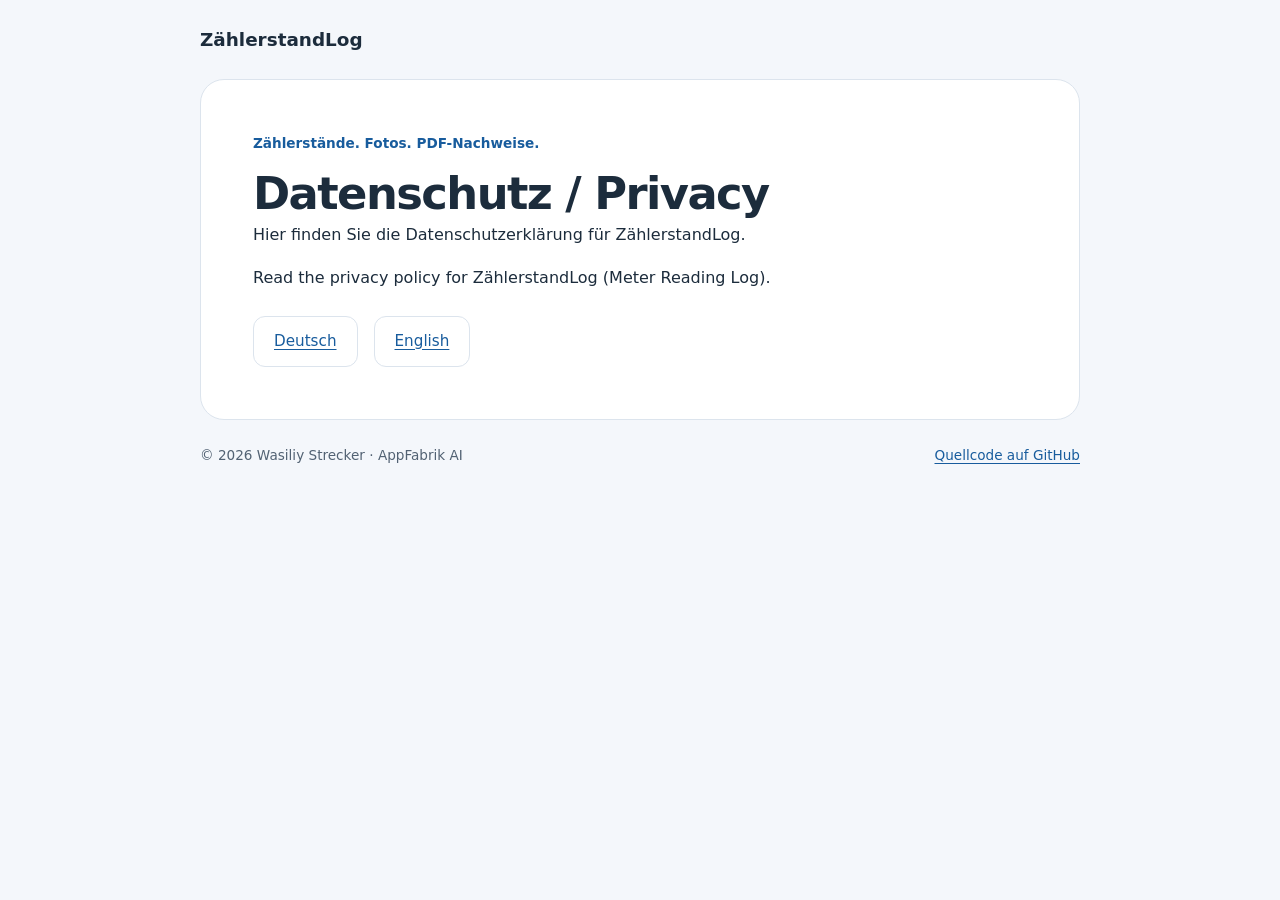
<file: docs/index.html>
<!doctype html>
<html lang="de">
<head>
  <meta charset="utf-8">
  <meta name="viewport" content="width=device-width, initial-scale=1">
  <meta name="referrer" content="no-referrer">
  <title>ZählerstandLog · Datenschutz / Privacy</title>
  <link rel="canonical" href="https://wasiliy-strecker.github.io/meter-reading-log/">
  <link rel="stylesheet" href="assets/privacy.css">
</head>
<body>
  <header class="site-header"><span class="brand">ZählerstandLog</span></header>
  <main>
    <p class="eyebrow">Zählerstände. Fotos. PDF-Nachweise.</p>
    <h1>Datenschutz / <span lang="en">Privacy</span></h1>
    <p>Hier finden Sie die Datenschutzerklärung für ZählerstandLog.</p>
    <p lang="en">Read the privacy policy for ZählerstandLog (Meter Reading Log).</p>
    <nav class="language-links" aria-label="Sprache auswählen">
      <a href="datenschutz/" lang="de" hreflang="de">Deutsch</a>
      <a href="privacy/" lang="en" hreflang="en">English</a>
    </nav>
  </main>
  <footer>
    <span>© 2026 Wasiliy Strecker · AppFabrik AI</span>
    <a href="https://github.com/wasiliy-strecker/meter-reading-log">Quellcode auf GitHub</a>
  </footer>
</body>
</html>
</file>
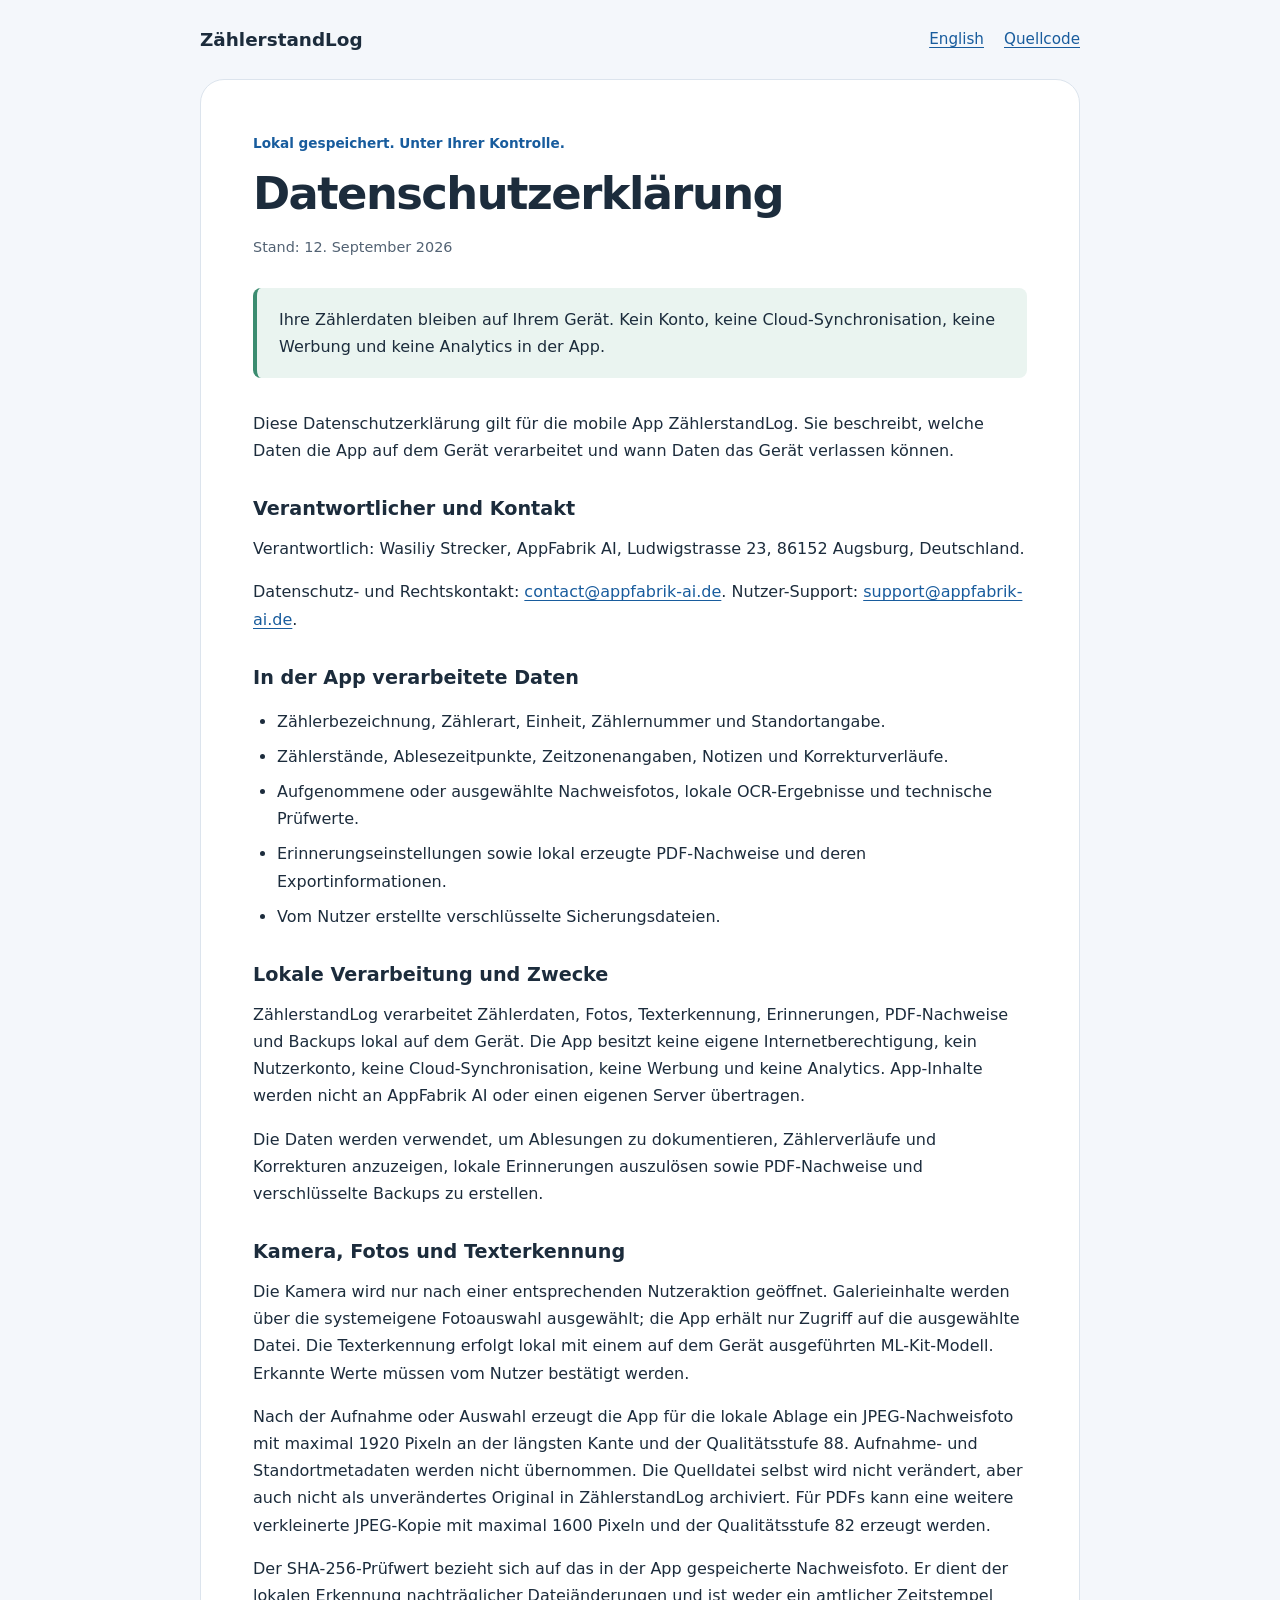
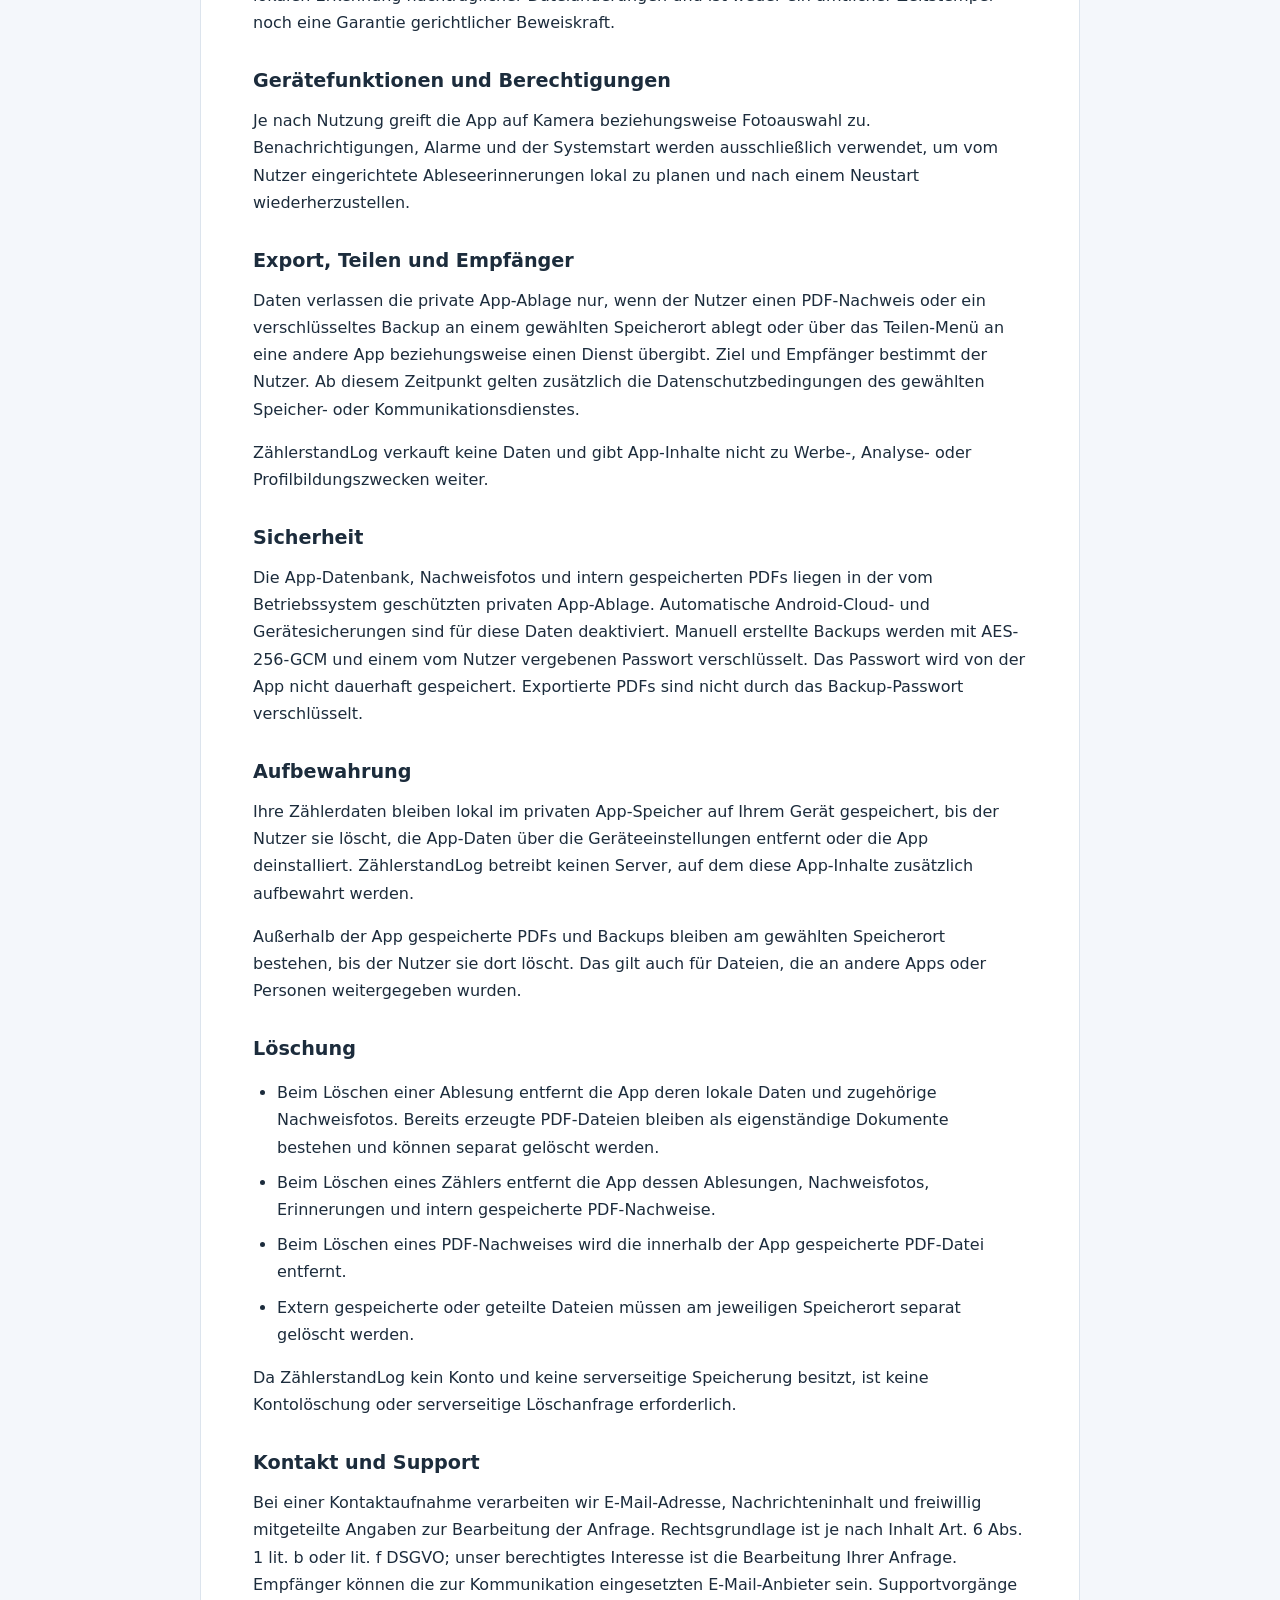
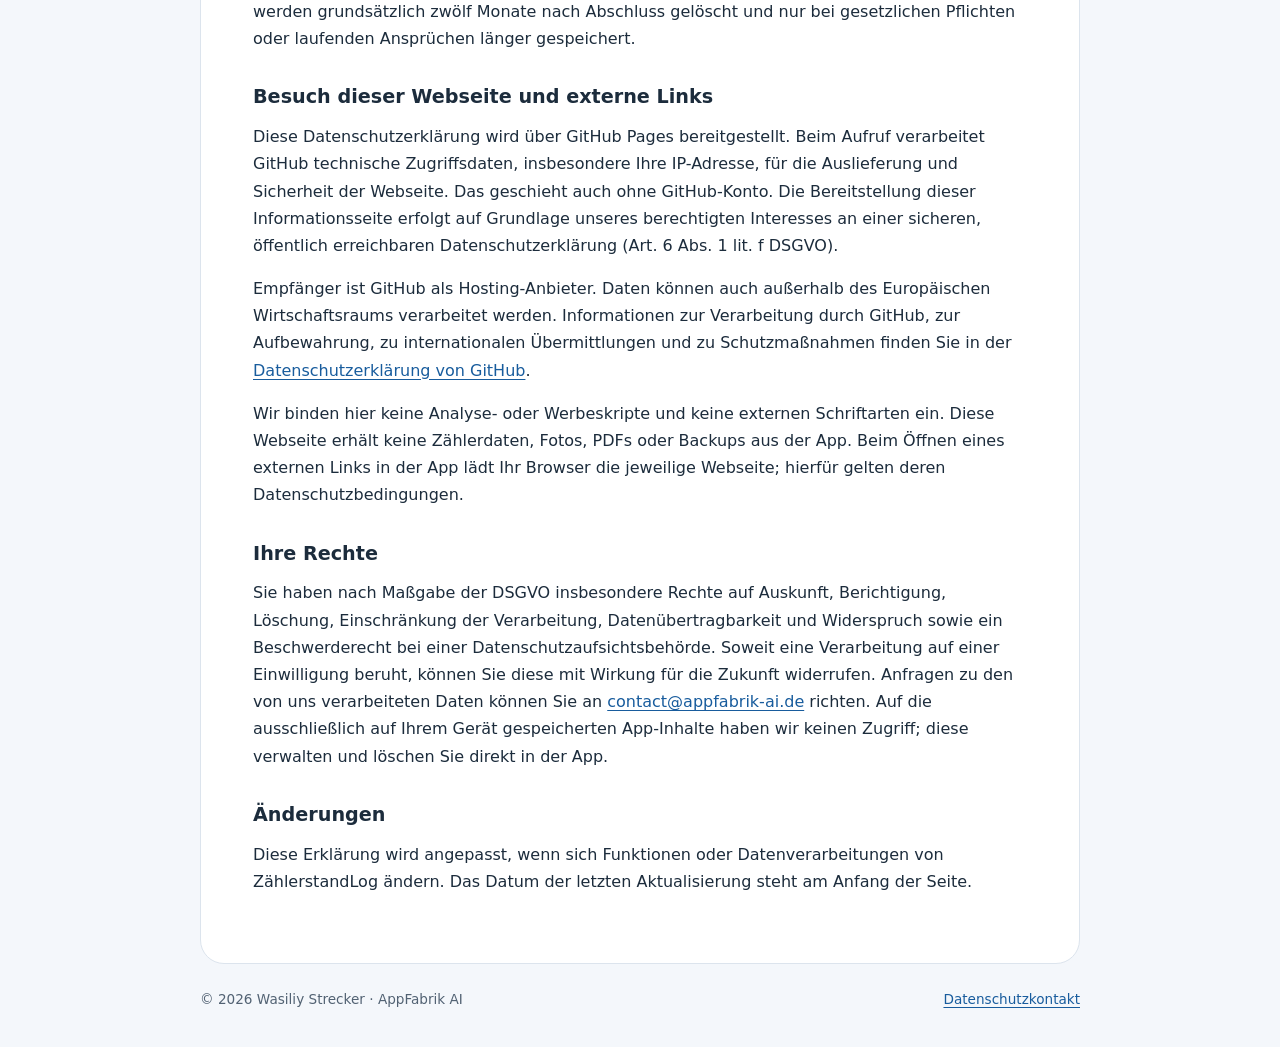
<file: docs/datenschutz/index.html>
<!doctype html>
<html lang="de">
<head>
  <meta charset="utf-8">
  <meta name="viewport" content="width=device-width, initial-scale=1">
  <meta name="referrer" content="no-referrer">
  <title>Datenschutzerklärung · ZählerstandLog</title>
  <meta name="description" content="Datenschutzerklärung für ZählerstandLog: lokale Zählerdaten, Fotos, PDF-Nachweise und verschlüsselte Backups.">
  <link rel="canonical" href="https://wasiliy-strecker.github.io/meter-reading-log/datenschutz/">
  <link rel="alternate" hreflang="de" href="https://wasiliy-strecker.github.io/meter-reading-log/datenschutz/">
  <link rel="alternate" hreflang="en" href="https://wasiliy-strecker.github.io/meter-reading-log/privacy/">
  <link rel="stylesheet" href="../assets/privacy.css">
</head>
<body>
  <a class="skip-link" href="#content">Zum Inhalt</a>
  <header class="site-header">
    <a class="brand" href="../">ZählerstandLog</a>
    <nav aria-label="Sprache und Quellcode">
      <a href="../privacy/" lang="en" hreflang="en">English</a>
      <a href="https://github.com/wasiliy-strecker/meter-reading-log">Quellcode</a>
    </nav>
  </header>
  <main id="content">
    <header class="page-title">
      <p class="eyebrow">Lokal gespeichert. Unter Ihrer Kontrolle.</p>
      <h1>Datenschutzerklärung</h1>
      <p class="meta">Stand: 12. September 2026</p>
    </header>
    <aside class="notice" aria-label="Kurzfassung">
      Ihre Zählerdaten bleiben auf Ihrem Gerät. Kein Konto, keine Cloud-Synchronisation, keine Werbung und keine Analytics in der App.
    </aside>
    <article>
    <p>Diese Datenschutzerkl&auml;rung gilt f&uuml;r die mobile App Z&auml;hlerstandLog. Sie beschreibt, welche Daten die App auf dem Ger&auml;t verarbeitet und wann Daten das Ger&auml;t verlassen k&ouml;nnen.</p>

    <h2>Verantwortlicher und Kontakt</h2>
    <p>Verantwortlich: Wasiliy Strecker, AppFabrik AI, Ludwigstrasse 23, 86152 Augsburg, Deutschland.</p>
    <p>Datenschutz- und Rechtskontakt: <a href="mailto:contact@appfabrik-ai.de">contact@appfabrik-ai.de</a>. Nutzer-Support: <a href="mailto:support@appfabrik-ai.de">support@appfabrik-ai.de</a>.</p>

    <h2>In der App verarbeitete Daten</h2>
    <ul class="list">
      <li>Z&auml;hlerbezeichnung, Z&auml;hlerart, Einheit, Z&auml;hlernummer und Standortangabe.</li>
      <li>Z&auml;hlerst&auml;nde, Ablesezeitpunkte, Zeitzonenangaben, Notizen und Korrekturverläufe.</li>
      <li>Aufgenommene oder ausgew&auml;hlte Nachweisfotos, lokale OCR-Ergebnisse und technische Pr&uuml;fwerte.</li>
      <li>Erinnerungseinstellungen sowie lokal erzeugte PDF-Nachweise und deren Exportinformationen.</li>
      <li>Vom Nutzer erstellte verschl&uuml;sselte Sicherungsdateien.</li>
    </ul>

    <h2>Lokale Verarbeitung und Zwecke</h2>
    <p>Z&auml;hlerstandLog verarbeitet Z&auml;hlerdaten, Fotos, Texterkennung, Erinnerungen, PDF-Nachweise und Backups lokal auf dem Ger&auml;t. Die App besitzt keine eigene Internetberechtigung, kein Nutzerkonto, keine Cloud-Synchronisation, keine Werbung und keine Analytics. App-Inhalte werden nicht an AppFabrik AI oder einen eigenen Server &uuml;bertragen.</p>
    <p>Die Daten werden verwendet, um Ablesungen zu dokumentieren, Z&auml;hlerverl&auml;ufe und Korrekturen anzuzeigen, lokale Erinnerungen auszul&ouml;sen sowie PDF-Nachweise und verschl&uuml;sselte Backups zu erstellen.</p>

    <h2>Kamera, Fotos und Texterkennung</h2>
    <p>Die Kamera wird nur nach einer entsprechenden Nutzeraktion ge&ouml;ffnet. Galerieinhalte werden &uuml;ber die systemeigene Fotoauswahl ausgew&auml;hlt; die App erh&auml;lt nur Zugriff auf die ausgew&auml;hlte Datei. Die Texterkennung erfolgt lokal mit einem auf dem Ger&auml;t ausgef&uuml;hrten ML-Kit-Modell. Erkannte Werte m&uuml;ssen vom Nutzer best&auml;tigt werden.</p>
    <p>Nach der Aufnahme oder Auswahl erzeugt die App f&uuml;r die lokale Ablage ein JPEG-Nachweisfoto mit maximal 1920 Pixeln an der l&auml;ngsten Kante und der Qualit&auml;tsstufe 88. Aufnahme- und Standortmetadaten werden nicht &uuml;bernommen. Die Quelldatei selbst wird nicht ver&auml;ndert, aber auch nicht als unver&auml;ndertes Original in Z&auml;hlerstandLog archiviert. F&uuml;r PDFs kann eine weitere verkleinerte JPEG-Kopie mit maximal 1600 Pixeln und der Qualit&auml;tsstufe 82 erzeugt werden.</p>
    <p>Der SHA-256-Pr&uuml;fwert bezieht sich auf das in der App gespeicherte Nachweisfoto. Er dient der lokalen Erkennung nachtr&auml;glicher Datei&auml;nderungen und ist weder ein amtlicher Zeitstempel noch eine Garantie gerichtlicher Beweiskraft.</p>

    <h2>Ger&auml;tefunktionen und Berechtigungen</h2>
    <p>Je nach Nutzung greift die App auf Kamera beziehungsweise Fotoauswahl zu. Benachrichtigungen, Alarme und der Systemstart werden ausschlie&szlig;lich verwendet, um vom Nutzer eingerichtete Ableseerinnerungen lokal zu planen und nach einem Neustart wiederherzustellen.</p>

    <h2>Export, Teilen und Empf&auml;nger</h2>
    <p>Daten verlassen die private App-Ablage nur, wenn der Nutzer einen PDF-Nachweis oder ein verschl&uuml;sseltes Backup an einem gew&auml;hlten Speicherort ablegt oder &uuml;ber das Teilen-Men&uuml; an eine andere App beziehungsweise einen Dienst &uuml;bergibt. Ziel und Empf&auml;nger bestimmt der Nutzer. Ab diesem Zeitpunkt gelten zus&auml;tzlich die Datenschutzbedingungen des gew&auml;hlten Speicher- oder Kommunikationsdienstes.</p>
    <p>Z&auml;hlerstandLog verkauft keine Daten und gibt App-Inhalte nicht zu Werbe-, Analyse- oder Profilbildungszwecken weiter.</p>

    <h2>Sicherheit</h2>
    <p>Die App-Datenbank, Nachweisfotos und intern gespeicherten PDFs liegen in der vom Betriebssystem gesch&uuml;tzten privaten App-Ablage. Automatische Android-Cloud- und Ger&auml;tesicherungen sind f&uuml;r diese Daten deaktiviert. Manuell erstellte Backups werden mit AES-256-GCM und einem vom Nutzer vergebenen Passwort verschl&uuml;sselt. Das Passwort wird von der App nicht dauerhaft gespeichert. Exportierte PDFs sind nicht durch das Backup-Passwort verschl&uuml;sselt.</p>

    <h2>Aufbewahrung</h2>
    <p>Ihre Zählerdaten bleiben lokal im privaten App-Speicher auf Ihrem Gerät gespeichert, bis der Nutzer sie l&ouml;scht, die App-Daten &uuml;ber die Ger&auml;teeinstellungen entfernt oder die App deinstalliert. Z&auml;hlerstandLog betreibt keinen Server, auf dem diese App-Inhalte zus&auml;tzlich aufbewahrt werden.</p>
    <p>Au&szlig;erhalb der App gespeicherte PDFs und Backups bleiben am gew&auml;hlten Speicherort bestehen, bis der Nutzer sie dort l&ouml;scht. Das gilt auch f&uuml;r Dateien, die an andere Apps oder Personen weitergegeben wurden.</p>

    <h2>L&ouml;schung</h2>
    <ul class="list">
      <li>Beim L&ouml;schen einer Ablesung entfernt die App deren lokale Daten und zugeh&ouml;rige Nachweisfotos. Bereits erzeugte PDF-Dateien bleiben als eigenst&auml;ndige Dokumente bestehen und k&ouml;nnen separat gel&ouml;scht werden.</li>
      <li>Beim L&ouml;schen eines Z&auml;hlers entfernt die App dessen Ablesungen, Nachweisfotos, Erinnerungen und intern gespeicherte PDF-Nachweise.</li>
      <li>Beim L&ouml;schen eines PDF-Nachweises wird die innerhalb der App gespeicherte PDF-Datei entfernt.</li>
      <li>Extern gespeicherte oder geteilte Dateien m&uuml;ssen am jeweiligen Speicherort separat gel&ouml;scht werden.</li>
    </ul>
    <p>Da Z&auml;hlerstandLog kein Konto und keine serverseitige Speicherung besitzt, ist keine Kontol&ouml;schung oder serverseitige L&ouml;schanfrage erforderlich.</p>

    <h2>Kontakt und Support</h2>
    <p>Bei einer Kontaktaufnahme verarbeiten wir E-Mail-Adresse, Nachrichteninhalt und freiwillig mitgeteilte Angaben zur Bearbeitung der Anfrage. Rechtsgrundlage ist je nach Inhalt Art. 6 Abs. 1 lit. b oder lit. f DSGVO; unser berechtigtes Interesse ist die Bearbeitung Ihrer Anfrage. Empfänger können die zur Kommunikation eingesetzten E-Mail-Anbieter sein. Supportvorgänge werden grundsätzlich zwölf Monate nach Abschluss gelöscht und nur bei gesetzlichen Pflichten oder laufenden Ansprüchen länger gespeichert.</p>

    <h2>Besuch dieser Webseite und externe Links</h2>
    <p>Diese Datenschutzerklärung wird über GitHub Pages bereitgestellt. Beim Aufruf verarbeitet GitHub technische Zugriffsdaten, insbesondere Ihre IP-Adresse, für die Auslieferung und Sicherheit der Webseite. Das geschieht auch ohne GitHub-Konto. Die Bereitstellung dieser Informationsseite erfolgt auf Grundlage unseres berechtigten Interesses an einer sicheren, öffentlich erreichbaren Datenschutzerklärung (Art. 6 Abs. 1 lit. f DSGVO).</p>
    <p>Empfänger ist GitHub als Hosting-Anbieter. Daten können auch außerhalb des Europäischen Wirtschaftsraums verarbeitet werden. Informationen zur Verarbeitung durch GitHub, zur Aufbewahrung, zu internationalen Übermittlungen und zu Schutzmaßnahmen finden Sie in der <a href="https://docs.github.com/en/site-policy/privacy-policies/github-general-privacy-statement">Datenschutzerklärung von GitHub</a>.</p>
    <p>Wir binden hier keine Analyse- oder Werbeskripte und keine externen Schriftarten ein. Diese Webseite erhält keine Zählerdaten, Fotos, PDFs oder Backups aus der App. Beim Öffnen eines externen Links in der App lädt Ihr Browser die jeweilige Webseite; hierfür gelten deren Datenschutzbedingungen.</p>

    <h2>Ihre Rechte</h2>
    <p>Sie haben nach Maßgabe der DSGVO insbesondere Rechte auf Auskunft, Berichtigung, Löschung, Einschränkung der Verarbeitung, Datenübertragbarkeit und Widerspruch sowie ein Beschwerderecht bei einer Datenschutzaufsichtsbehörde. Soweit eine Verarbeitung auf einer Einwilligung beruht, können Sie diese mit Wirkung für die Zukunft widerrufen. Anfragen zu den von uns verarbeiteten Daten können Sie an <a href="mailto:contact@appfabrik-ai.de">contact@appfabrik-ai.de</a> richten. Auf die ausschließlich auf Ihrem Gerät gespeicherten App-Inhalte haben wir keinen Zugriff; diese verwalten und löschen Sie direkt in der App.</p>

    <h2>&Auml;nderungen</h2>
    <p>Diese Erkl&auml;rung wird angepasst, wenn sich Funktionen oder Datenverarbeitungen von Z&auml;hlerstandLog &auml;ndern. Das Datum der letzten Aktualisierung steht am Anfang der Seite.</p>
      </article>
  </main>
  <footer>
    <span>© 2026 Wasiliy Strecker · AppFabrik AI</span>
    <a href="mailto:contact@appfabrik-ai.de">Datenschutzkontakt</a>
  </footer>
</body>
</html>
</file>
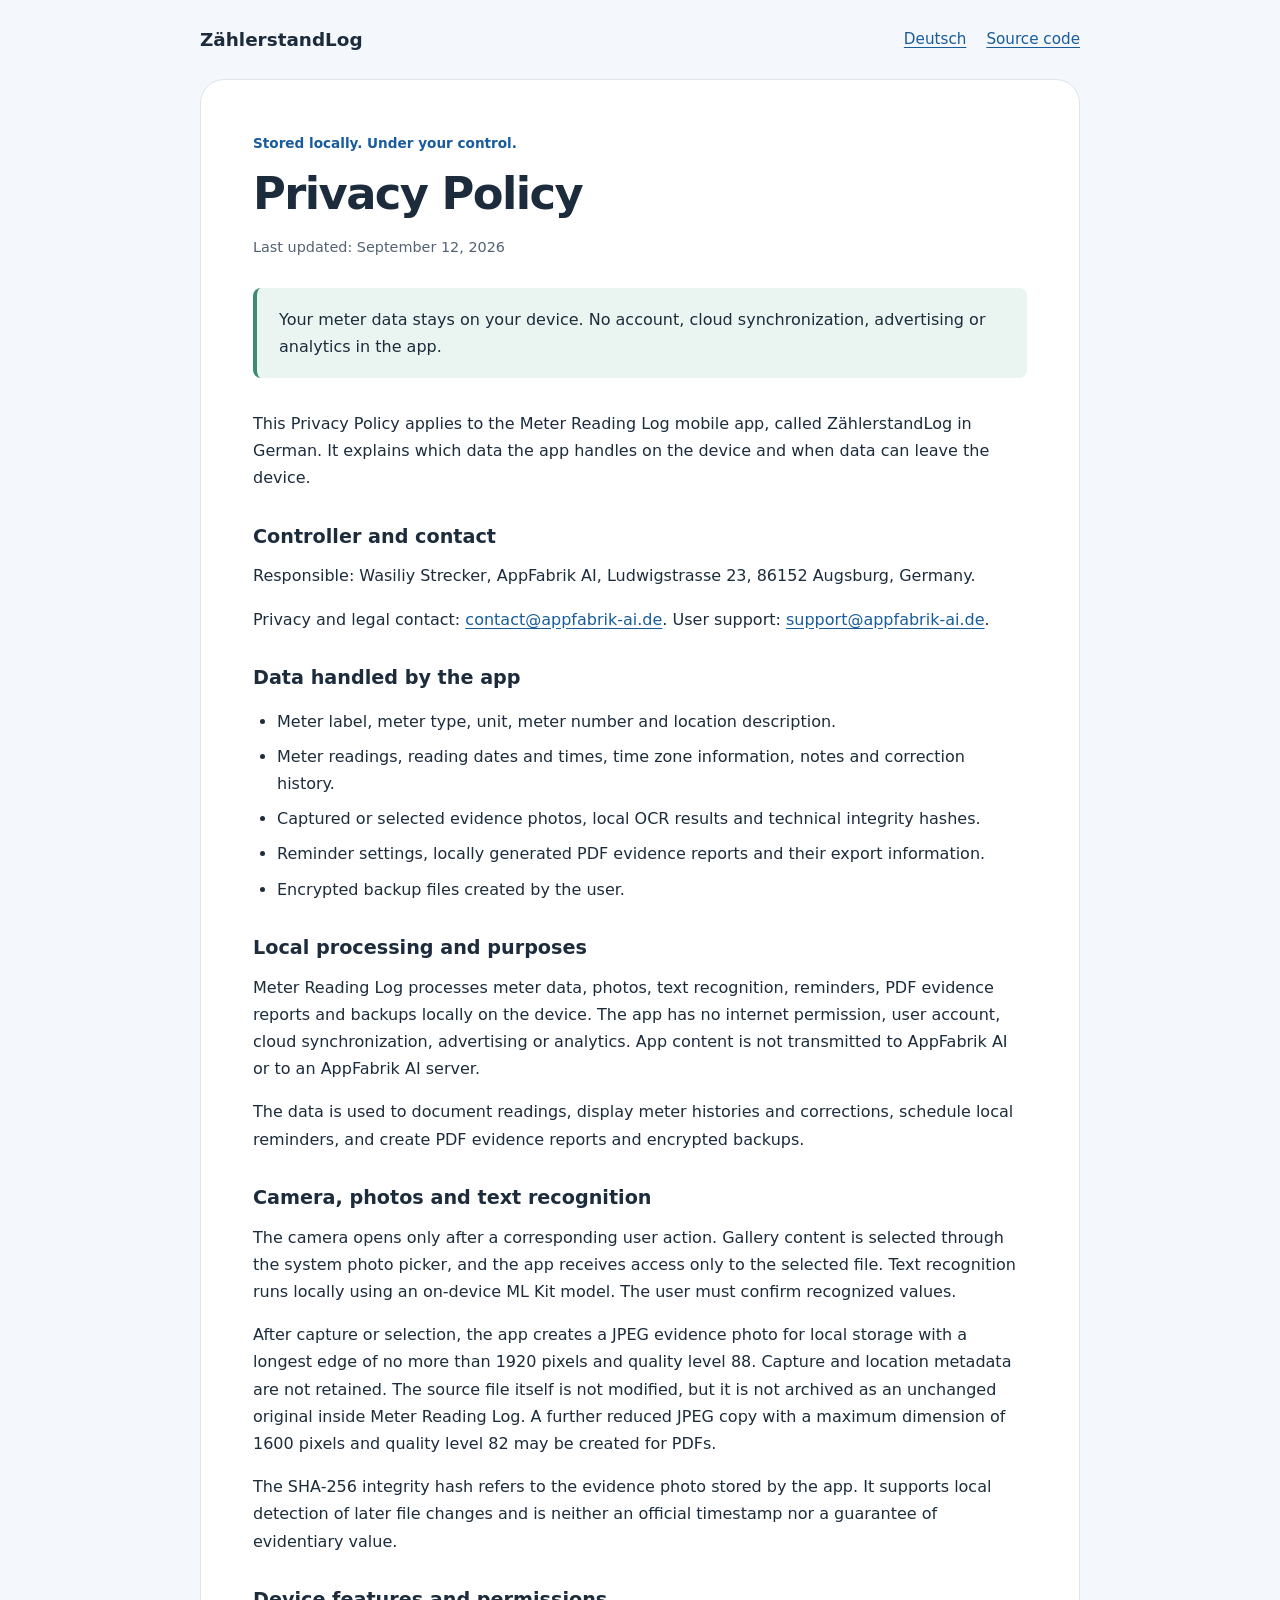
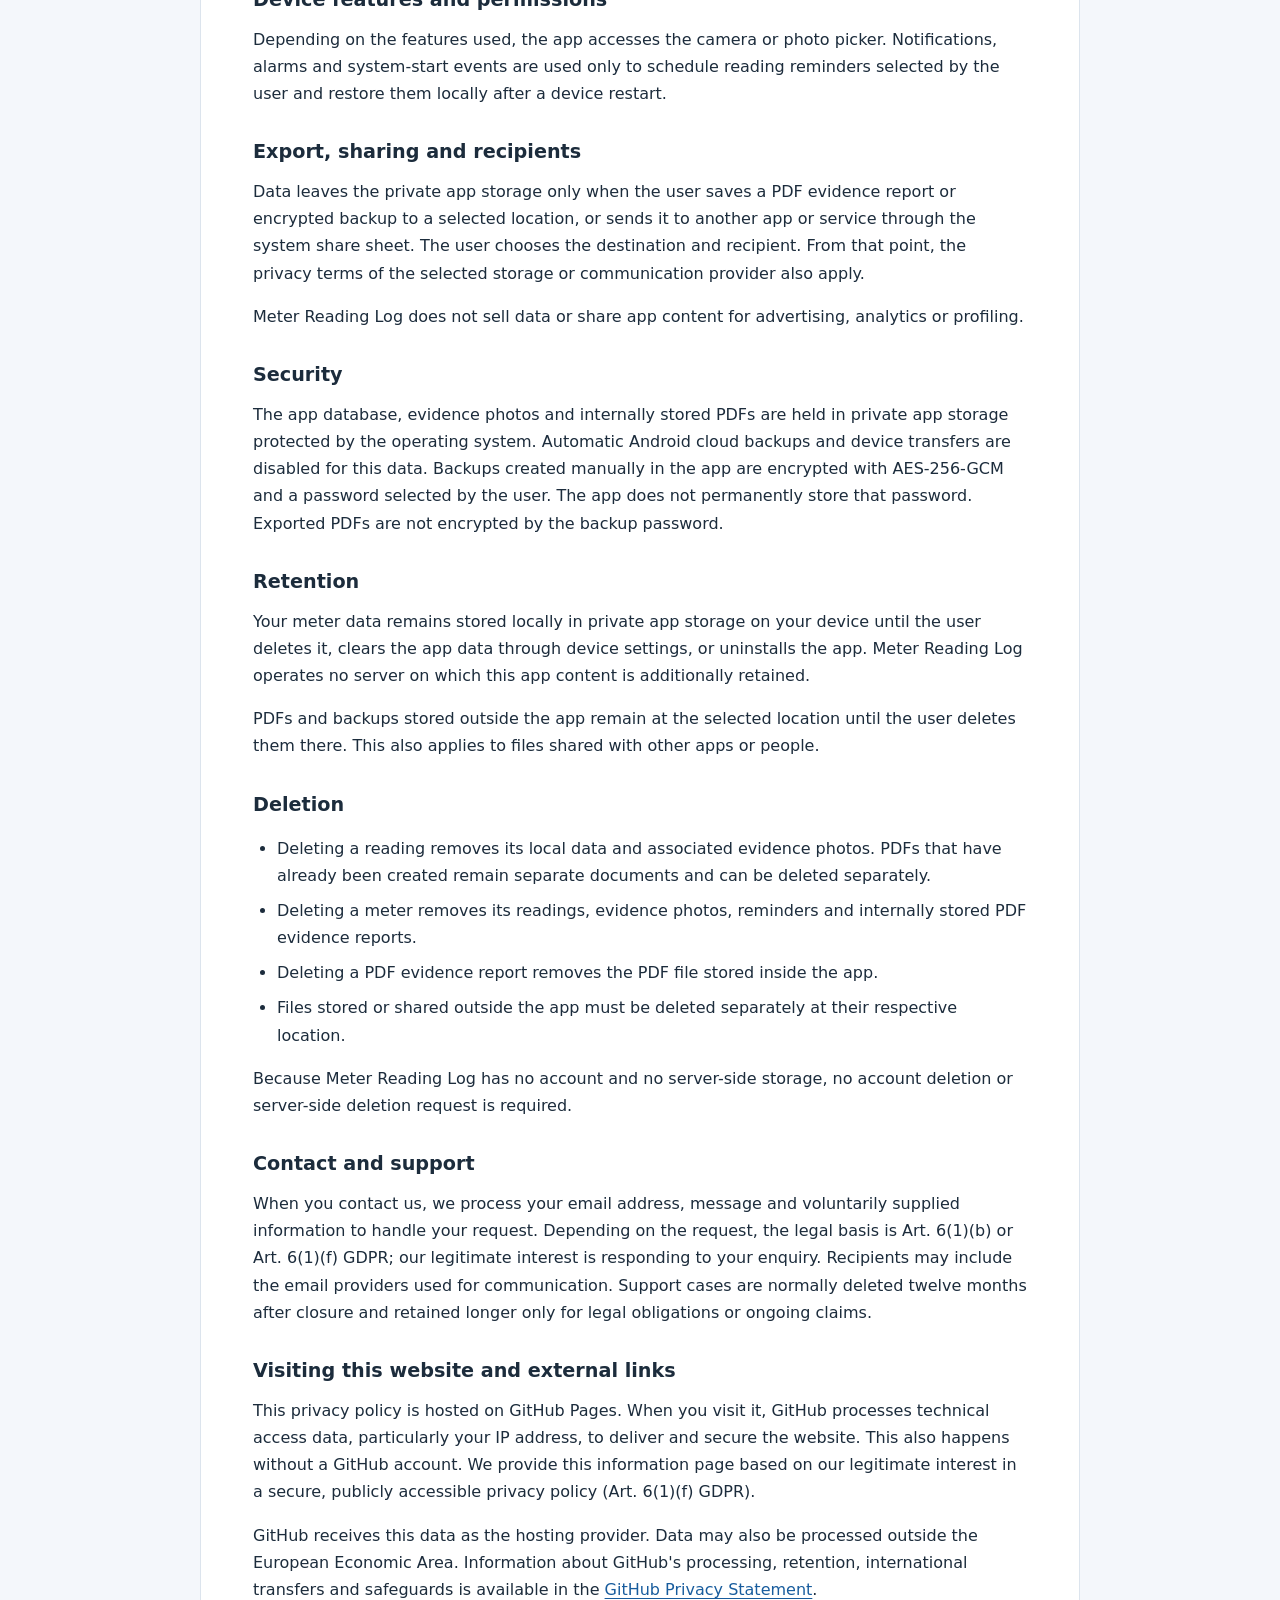
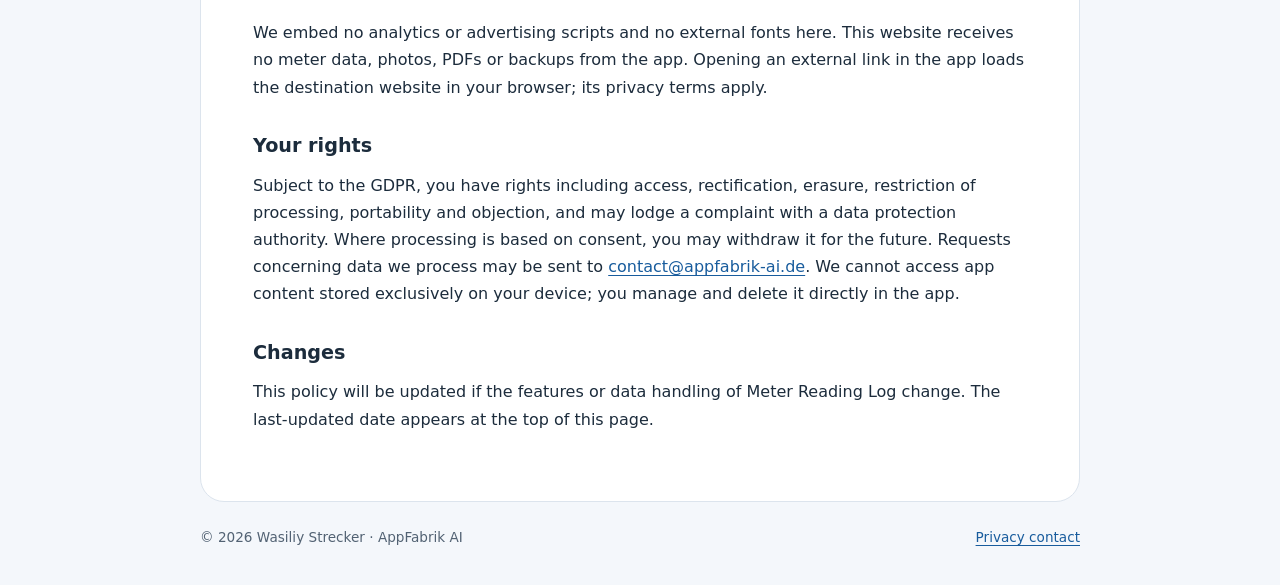
<file: docs/privacy/index.html>
<!doctype html>
<html lang="en">
<head>
  <meta charset="utf-8">
  <meta name="viewport" content="width=device-width, initial-scale=1">
  <meta name="referrer" content="no-referrer">
  <title>Privacy Policy · ZählerstandLog</title>
  <meta name="description" content="Privacy policy for ZählerstandLog (Meter Reading Log): local meter data, photos, PDF reports and encrypted backups.">
  <link rel="canonical" href="https://wasiliy-strecker.github.io/meter-reading-log/privacy/">
  <link rel="alternate" hreflang="de" href="https://wasiliy-strecker.github.io/meter-reading-log/datenschutz/">
  <link rel="alternate" hreflang="en" href="https://wasiliy-strecker.github.io/meter-reading-log/privacy/">
  <link rel="stylesheet" href="../assets/privacy.css">
</head>
<body>
  <a class="skip-link" href="#content">Skip to content</a>
  <header class="site-header">
    <a class="brand" href="../">ZählerstandLog</a>
    <nav aria-label="Language and source code">
      <a href="../datenschutz/" lang="de" hreflang="de">Deutsch</a>
      <a href="https://github.com/wasiliy-strecker/meter-reading-log">Source code</a>
    </nav>
  </header>
  <main id="content">
    <header class="page-title">
      <p class="eyebrow">Stored locally. Under your control.</p>
      <h1>Privacy Policy</h1>
      <p class="meta">Last updated: September 12, 2026</p>
    </header>
    <aside class="notice" aria-label="Summary">
      Your meter data stays on your device. No account, cloud synchronization, advertising or analytics in the app.
    </aside>
    <article>
    <p>This Privacy Policy applies to the Meter Reading Log mobile app, called Z&auml;hlerstandLog in German. It explains which data the app handles on the device and when data can leave the device.</p>

    <h2>Controller and contact</h2>
    <p>Responsible: Wasiliy Strecker, AppFabrik AI, Ludwigstrasse 23, 86152 Augsburg, Germany.</p>
    <p>Privacy and legal contact: <a href="mailto:contact@appfabrik-ai.de">contact@appfabrik-ai.de</a>. User support: <a href="mailto:support@appfabrik-ai.de">support@appfabrik-ai.de</a>.</p>

    <h2>Data handled by the app</h2>
    <ul class="list">
      <li>Meter label, meter type, unit, meter number and location description.</li>
      <li>Meter readings, reading dates and times, time zone information, notes and correction history.</li>
      <li>Captured or selected evidence photos, local OCR results and technical integrity hashes.</li>
      <li>Reminder settings, locally generated PDF evidence reports and their export information.</li>
      <li>Encrypted backup files created by the user.</li>
    </ul>

    <h2>Local processing and purposes</h2>
    <p>Meter Reading Log processes meter data, photos, text recognition, reminders, PDF evidence reports and backups locally on the device. The app has no internet permission, user account, cloud synchronization, advertising or analytics. App content is not transmitted to AppFabrik AI or to an AppFabrik AI server.</p>
    <p>The data is used to document readings, display meter histories and corrections, schedule local reminders, and create PDF evidence reports and encrypted backups.</p>

    <h2>Camera, photos and text recognition</h2>
    <p>The camera opens only after a corresponding user action. Gallery content is selected through the system photo picker, and the app receives access only to the selected file. Text recognition runs locally using an on-device ML Kit model. The user must confirm recognized values.</p>
    <p>After capture or selection, the app creates a JPEG evidence photo for local storage with a longest edge of no more than 1920 pixels and quality level 88. Capture and location metadata are not retained. The source file itself is not modified, but it is not archived as an unchanged original inside Meter Reading Log. A further reduced JPEG copy with a maximum dimension of 1600 pixels and quality level 82 may be created for PDFs.</p>
    <p>The SHA-256 integrity hash refers to the evidence photo stored by the app. It supports local detection of later file changes and is neither an official timestamp nor a guarantee of evidentiary value.</p>

    <h2>Device features and permissions</h2>
    <p>Depending on the features used, the app accesses the camera or photo picker. Notifications, alarms and system-start events are used only to schedule reading reminders selected by the user and restore them locally after a device restart.</p>

    <h2>Export, sharing and recipients</h2>
    <p>Data leaves the private app storage only when the user saves a PDF evidence report or encrypted backup to a selected location, or sends it to another app or service through the system share sheet. The user chooses the destination and recipient. From that point, the privacy terms of the selected storage or communication provider also apply.</p>
    <p>Meter Reading Log does not sell data or share app content for advertising, analytics or profiling.</p>

    <h2>Security</h2>
    <p>The app database, evidence photos and internally stored PDFs are held in private app storage protected by the operating system. Automatic Android cloud backups and device transfers are disabled for this data. Backups created manually in the app are encrypted with AES-256-GCM and a password selected by the user. The app does not permanently store that password. Exported PDFs are not encrypted by the backup password.</p>

    <h2>Retention</h2>
    <p>Your meter data remains stored locally in private app storage on your device until the user deletes it, clears the app data through device settings, or uninstalls the app. Meter Reading Log operates no server on which this app content is additionally retained.</p>
    <p>PDFs and backups stored outside the app remain at the selected location until the user deletes them there. This also applies to files shared with other apps or people.</p>

    <h2>Deletion</h2>
    <ul class="list">
      <li>Deleting a reading removes its local data and associated evidence photos. PDFs that have already been created remain separate documents and can be deleted separately.</li>
      <li>Deleting a meter removes its readings, evidence photos, reminders and internally stored PDF evidence reports.</li>
      <li>Deleting a PDF evidence report removes the PDF file stored inside the app.</li>
      <li>Files stored or shared outside the app must be deleted separately at their respective location.</li>
    </ul>
    <p>Because Meter Reading Log has no account and no server-side storage, no account deletion or server-side deletion request is required.</p>

    <h2>Contact and support</h2>
    <p>When you contact us, we process your email address, message and voluntarily supplied information to handle your request. Depending on the request, the legal basis is Art. 6(1)(b) or Art. 6(1)(f) GDPR; our legitimate interest is responding to your enquiry. Recipients may include the email providers used for communication. Support cases are normally deleted twelve months after closure and retained longer only for legal obligations or ongoing claims.</p>

    <h2>Visiting this website and external links</h2>
    <p>This privacy policy is hosted on GitHub Pages. When you visit it, GitHub processes technical access data, particularly your IP address, to deliver and secure the website. This also happens without a GitHub account. We provide this information page based on our legitimate interest in a secure, publicly accessible privacy policy (Art. 6(1)(f) GDPR).</p>
    <p>GitHub receives this data as the hosting provider. Data may also be processed outside the European Economic Area. Information about GitHub's processing, retention, international transfers and safeguards is available in the <a href="https://docs.github.com/en/site-policy/privacy-policies/github-general-privacy-statement">GitHub Privacy Statement</a>.</p>
    <p>We embed no analytics or advertising scripts and no external fonts here. This website receives no meter data, photos, PDFs or backups from the app. Opening an external link in the app loads the destination website in your browser; its privacy terms apply.</p>

    <h2>Your rights</h2>
    <p>Subject to the GDPR, you have rights including access, rectification, erasure, restriction of processing, portability and objection, and may lodge a complaint with a data protection authority. Where processing is based on consent, you may withdraw it for the future. Requests concerning data we process may be sent to <a href="mailto:contact@appfabrik-ai.de">contact@appfabrik-ai.de</a>. We cannot access app content stored exclusively on your device; you manage and delete it directly in the app.</p>

    <h2>Changes</h2>
    <p>This policy will be updated if the features or data handling of Meter Reading Log change. The last-updated date appears at the top of this page.</p>
      </article>
  </main>
  <footer>
    <span>© 2026 Wasiliy Strecker · AppFabrik AI</span>
    <a href="mailto:contact@appfabrik-ai.de">Privacy contact</a>
  </footer>
</body>
</html>
</file>
<file: docs/assets/privacy.css>
:root {
  color-scheme: light dark;
  --background: #f4f7fb;
  --surface: #fff;
  --text: #1c2c3c;
  --muted: #526273;
  --accent: #185c9d;
  --border: #dce4ed;
  --notice: #eaf4f0;
  font-family: system-ui, -apple-system, BlinkMacSystemFont, "Segoe UI", sans-serif;
  line-height: 1.7;
}
* { box-sizing: border-box; }
body { margin: 0; background: var(--background); color: var(--text); }
a { color: var(--accent); text-underline-offset: .2em; overflow-wrap: anywhere; }
a:hover { text-decoration-thickness: .15em; }
a:focus-visible { outline: 3px solid var(--accent); outline-offset: 5px; border-radius: 3px; }
.site-header, main, footer { width: min(100% - 40px, 880px); margin-inline: auto; }
.site-header { display: flex; align-items: center; justify-content: space-between; gap: 16px; padding-block: 24px; }
.brand { color: var(--text); font-weight: 750; font-size: 1.15rem; text-decoration: none; }
nav { display: flex; flex-wrap: wrap; gap: 20px; }
nav a { font-size: .95rem; }
main { padding: clamp(24px, 5vw, 52px); border: 1px solid var(--border); border-radius: 24px; background: var(--surface); }
.page-title { margin-bottom: 28px; }
.eyebrow { color: var(--accent); font-size: .85rem; font-weight: 650; margin: 0 0 12px; }
h1 { font-size: clamp(1.8rem, 5vw, 2.8rem); line-height: 1.2; letter-spacing: -.035em; margin: 0; overflow-wrap: anywhere; }
.meta { color: var(--muted); font-size: .9rem; margin: 14px 0 0; }
.notice { background: var(--notice); border-left: 4px solid #3b8c70; border-radius: 8px; padding: 18px 22px; margin-bottom: 32px; }
h2 { font-size: 1.2rem; line-height: 1.4; margin: 32px 0 12px; }
p { margin: 0 0 16px; }
ul { padding-left: 24px; }
li { margin-block: 8px; }
footer { display: flex; justify-content: space-between; flex-wrap: wrap; gap: 12px; padding-block: 24px 36px; color: var(--muted); font-size: .85rem; }
.skip-link { position: absolute; left: 16px; top: -100px; padding: 8px 16px; background: var(--surface); }
.skip-link:focus { top: 8px; }
.language-links { display: flex; flex-wrap: wrap; gap: 16px; margin-top: 24px; }
.language-links a { padding: 12px 20px; border: 1px solid var(--border); border-radius: 12px; }
@media (max-width: 480px) {
  .site-header, main, footer { width: calc(100% - 24px); }
  .site-header { align-items: flex-start; flex-direction: column; padding-block: 18px; gap: 8px; }
  main { padding: 24px 20px; border-radius: 18px; }
  .notice { padding: 16px; }
}
@media (prefers-color-scheme: dark) {
  :root { --background: #111a24; --surface: #1a2634; --text: #e7eef6; --muted: #abbaca; --accent: #92c8ff; --border: #344455; --notice: #213b35; }
}
@media print {
  :root { color-scheme: light; --background: #fff; --surface: #fff; --text: #000; --muted: #333; --accent: #000; --border: #ccc; --notice: #fff; }
  .site-header, .skip-link, footer { display: none; }
  main { width: 100%; border: 0; padding: 0; }
  h2 { break-after: avoid; }
  p, li { orphans: 3; widows: 3; }
}
</file>
